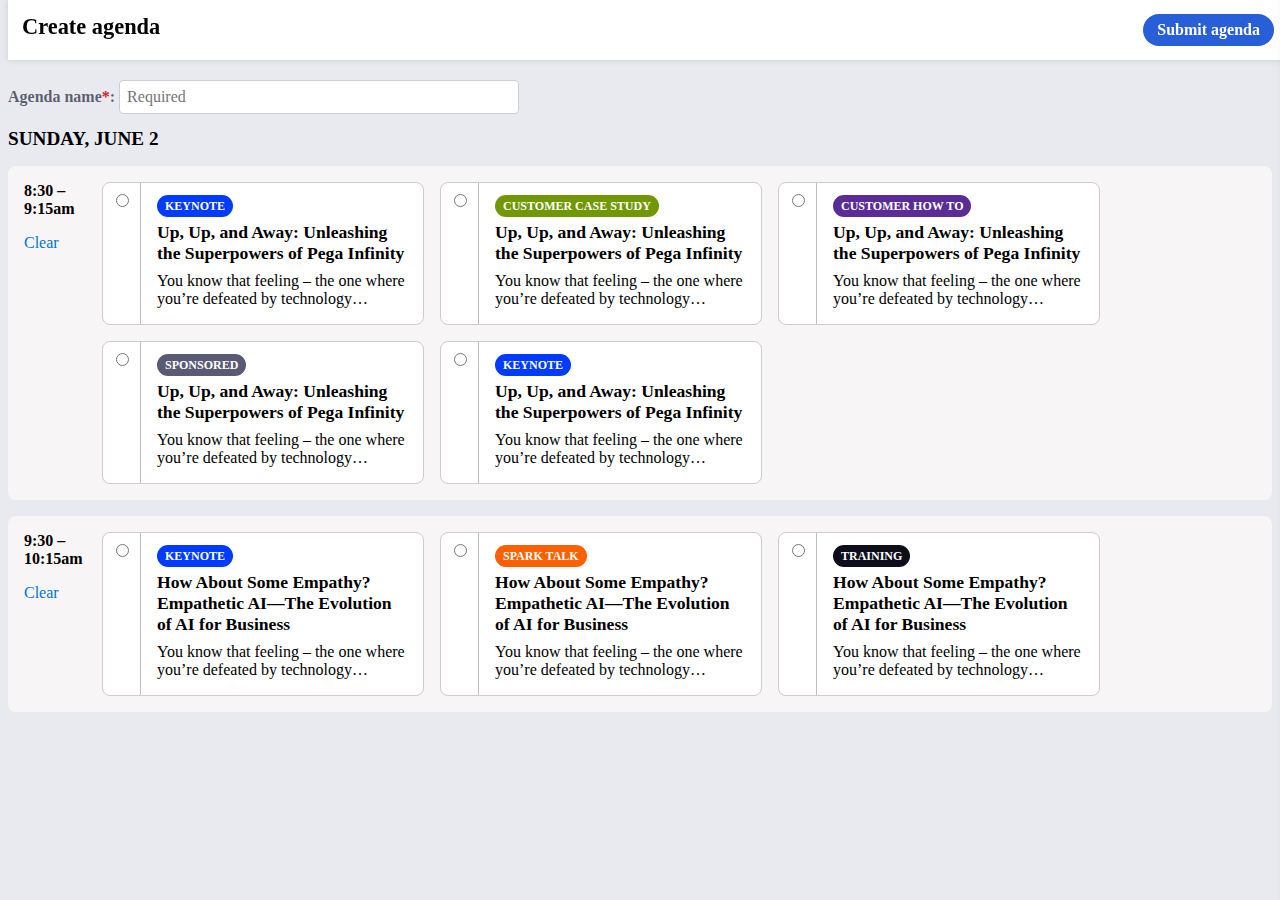
<file: templates/index2.html>
<html>
	<head>
		<script src="https://ajax.googleapis.com/ajax/libs/jquery/3.4.0/jquery.min.js"></script>
		<link rel="stylesheet" href="../static/css/main.css">
		
		<script>
			
			
			
			$(function() {
				$('.session-radio').click(function () {
					/*
					var radioGroupName = $(this).attr('name');
					console.log(radioGroupName);
					*/
					$(this).children('input').prop('checked', true);
					$('input:not(:checked)').parent().removeClass("radio-selected");
					$('input:checked').parent().addClass("radio-selected");
				});
				
				$('.session-content').click(function(){
					$('.peek-panel').animate({right:'0px'},250);
				});
				
				$('.peek-panel').click(function(){
					$(this).animate({right:'-336px'},200);
				})
				
				$('.clear-selection').click(function(){	
					var radioGroupName = $(this).attr('name');
					$('input[name=' + radioGroupName + ']').prop('checked',false);
					$('input:not(:checked)').parent().removeClass("radio-selected");
				})

			});
			
			
			
			
			
		</script>
	</head>
	<body>
		<div id="header">
			<h1>Create agenda</h1>
			<span class="primary-button">Submit agenda</span>
		</div>
		
		<div class="agenda-name">
			Agenda name<span>*</span>: <input type="text" placeholder="Required" style="width:400px">
		</div>
		
		<span class="agenda-day">
			Sunday, June 2
		</span>
		
		<div class="time-slot-container">
			<div class="time-display">
				8:30 &ndash; 9:15am
				<div class="clear-selection" name="session1">Clear</div>
			</div>
			
			<div class="flex-container">
				<div class="session-card flex-container-nw">
					
					<div class="session-radio">
							<input type="radio" name="session1"/>
					</div>

					<div class="session-content">
						<span class="session-type keynote"></span>
						<span class="title">
							Up, Up, and Away: Unleashing the Superpowers of Pega Infinity
						</span>
						<span class="description">
							You know that feeling &ndash; the one where you’re defeated by technology&hellip;
						</span>
					</div>
				</div>

				<div class="session-card flex-container-nw">
					<div class="session-radio">
						<input type="radio" name="session1"/>
					</div>

					<div class="session-content">
						<span class="session-type customercasestudy"></span>
						<span class="title">
							Up, Up, and Away: Unleashing the Superpowers of Pega Infinity
						</span>
						<span class="description">
							You know that feeling &ndash; the one where you’re defeated by technology&hellip;
						</span>
					</div>
				</div>

				<div class="session-card flex-container-nw">
					<div class="session-radio">
						<input type="radio" name="session1"/>
					</div>

					<div class="session-content">
						<span class="session-type customerhowto"></span>
						<span class="title">
							Up, Up, and Away: Unleashing the Superpowers of Pega Infinity
						</span>
						<span class="description">
							You know that feeling &ndash; the one where you’re defeated by technology&hellip;
						</span>
					</div>
				</div>

				<div class="session-card flex-container-nw">
					<div class="session-radio">
						<input type="radio" name="session1"/>
					</div>

					<div class="session-content">
						<span class="session-type sponsored"></span>
						<span class="title">
							Up, Up, and Away: Unleashing the Superpowers of Pega Infinity
						</span>
						<span class="description">
							You know that feeling &ndash; the one where you’re defeated by technology&hellip;
						</span>
					</div>
				</div>

				<div class="session-card flex-container-nw">
					<div class="session-radio">
						<input type="radio" name="session1"/>
					</div>

					<div class="session-content">
						<span class="session-type keynote"></span>
						<span class="title">
							Up, Up, and Away: Unleashing the Superpowers of Pega Infinity
						</span>
						<span class="description">
							You know that feeling &ndash; the one where you’re defeated by technology&hellip;
						</span>
					</div>
				</div>
			</div>
		</div>
						
<!-- SECOND TIME SLOT -->		
		<div class="time-slot-container">
			<div class="time-display">
				9:30 &ndash; 10:15am
				<div class="clear-selection" name="session2">Clear</div>
			</div>
			
			<div class="flex-container">
				<div class="session-card flex-container-nw">
					
					<div class="session-radio">
							<input type="radio" name="session2"/>
					</div>

					<div class="session-content">
						<span class="session-type keynote"></span>
						<span class="title">
							How About Some Empathy? Empathetic AI—The Evolution of AI for Business
						</span>
						<span class="description">
							You know that feeling &ndash; the one where you’re defeated by technology&hellip;
						</span>
					</div>
				</div>

				<div class="session-card flex-container-nw">
					<div class="session-radio">
						<input type="radio" name="session2"/>
					</div>

					<div class="session-content">
						<span class="session-type sparktalk"></span>
						<span class="title">
							How About Some Empathy? Empathetic AI—The Evolution of AI for Business
						</span>
						<span class="description">
							You know that feeling &ndash; the one where you’re defeated by technology&hellip;
						</span>
					</div>
				</div>

				<div class="session-card flex-container-nw">
					<div class="session-radio">
						<input type="radio" name="session2"/>
					</div>

					<div class="session-content">
						<span class="session-type training"></span>
						<span class="title">
							How About Some Empathy? Empathetic AI—The Evolution of AI for Business
						</span>
						<span class="description">
							You know that feeling &ndash; the one where you’re defeated by technology&hellip;
						</span>
					</div>
				</div>
			</div>
		</div>
		
		<div class="peek-panel">
			Sidebar here<br/>
			Click to close
		</div>

	</body>
</html>
</file>
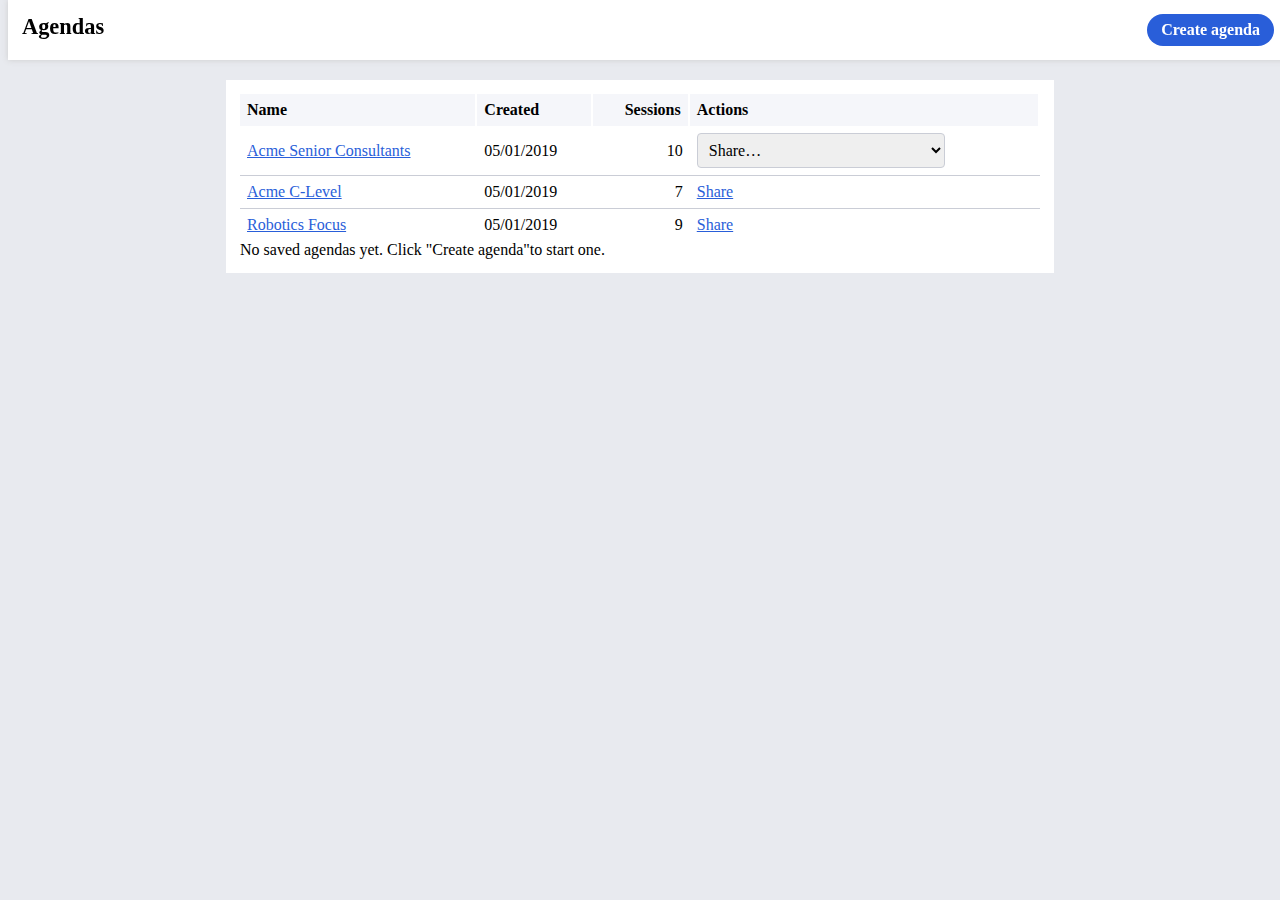
<file: templates/list.html>
<html>
	<head>
		<script src="https://ajax.googleapis.com/ajax/libs/jquery/3.4.0/jquery.min.js"></script>
		<link rel="stylesheet" href="../static/css/main.css">
	</head>
	<body>
		<div id="header">
			<h1>Agendas</h1>
			<span class="primary-button">Create agenda</span>
		</div>
		
		<div class="list-table">
			<table cellspacing="0">
				<thead>
					<th>Name</th>
					<th>Created</th>
					<th>Sessions</th>
					<th>Actions</th>
				</thead>
				<tbody>
					<tr>
						<td><a href="#">Acme Senior Consultants</a></td>
						<td>05/01/2019</td>
						<td>10</td>
						<td>
							<select>
								<option>Share…</option>
								<option>Download calendar invites (ICS)</option>
								<option>Copy permalink</option>
								<option>Print (PDF)</option>
							</select>
						</td>
					</tr>
					<tr>
						<td><a href="#">Acme C-Level</a></td>
						<td>05/01/2019</td>
						<td>7</td>
						<td><a href="#">Share</a></td>
					</tr>
					<tr>
						<td><a href="#">Robotics Focus</a></td>
						<td>05/01/2019</td>
						<td>9</td>
						<td><a href="#">Share</a></td>
					</tr>
				</tbody>
			</table>
			
			No saved agendas yet. Click &quot;Create agenda&quot;to start one.
			
		</div>

	</body>
</html>
</file>
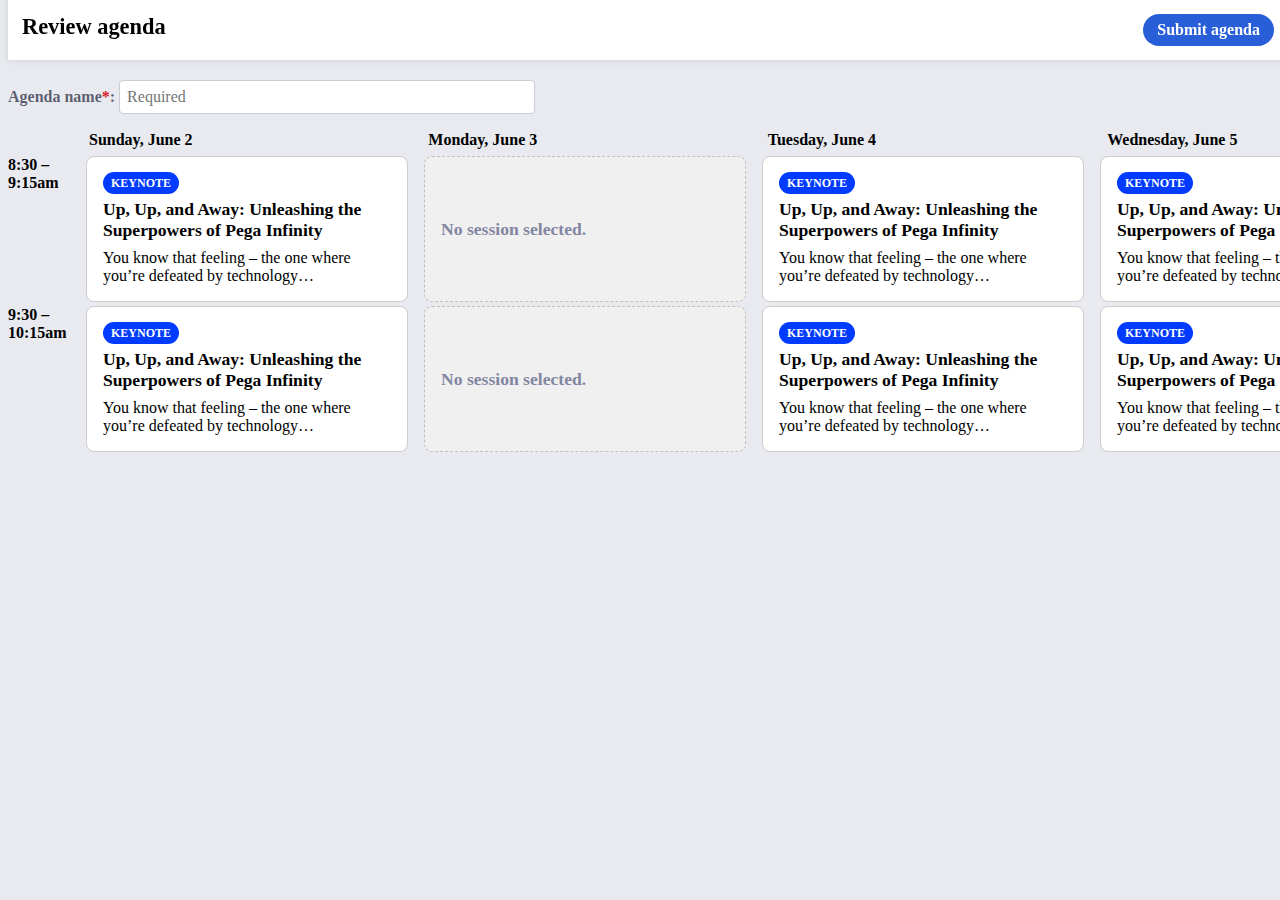
<file: templates/review.html>
<!doctype html>
<html>
<head>
	<meta charset="UTF-8">
	<script src="https://ajax.googleapis.com/ajax/libs/jquery/3.4.0/jquery.min.js"></script>
	<link rel="stylesheet" href="../static/css/main.css">
<title>Untitled Document</title>
</head>
<body>
	<div id="header">
		<h1>Review agenda</h1>
		<span class="primary-button">Submit agenda</span>
	</div>
	
	<div class="agenda-name">
		Agenda name<span>*</span>: <input type="text" placeholder="Required" style="width:400px">
	</div>
	
	<table style="margin-left:78px;width:1360px;font-weight:700">
		<tr>
			<td style="width:340px">Sunday, June 2</td>
			<td style="width:340px">Monday, June 3</td>
			<td style="width:340px">Tuesday, June 4</td>
			<td style="width:340px">Wednesday, June 5</td>
		</tr>
	</table>
	
	<div class="time-slot-container review">
		<div class="time-display">
			8:30 &ndash; 9:15am
		</div>

		<div class="flex-container">
			<div class="session-card flex-container-nw">
				<div class="session-content">
					<span class="session-type keynote"></span>
					<span class="title">
						Up, Up, and Away: Unleashing the Superpowers of Pega Infinity
					</span>
					<span class="description">
						You know that feeling &ndash; the one where you’re defeated by technology&hellip;
					</span>
				</div>
			</div>
			
			<div class="session-card flex-container-nw empty-session">
				<div class="session-content">
					
					<span class="title">
						No session selected.
					</span>
				</div>
			</div>
			
			<div class="session-card flex-container-nw">
				<div class="session-content">
					<span class="session-type keynote"></span>
					<span class="title">
						Up, Up, and Away: Unleashing the Superpowers of Pega Infinity
					</span>
					<span class="description">
						You know that feeling &ndash; the one where you’re defeated by technology&hellip;
					</span>
				</div>
			</div>
			
			<div class="session-card flex-container-nw">
				<div class="session-content">
					<span class="session-type keynote"></span>
					<span class="title">
						Up, Up, and Away: Unleashing the Superpowers of Pega Infinity
					</span>
					<span class="description">
						You know that feeling &ndash; the one where you’re defeated by technology&hellip;
					</span>
				</div>
			</div>
			
		</div>
	</div>
	
	<div class="time-slot-container review">
		<div class="time-display">
			9:30 &ndash; 10:15am
		</div>

		<div class="flex-container">
			<div class="session-card flex-container-nw">
				<div class="session-content">
					<span class="session-type keynote"></span>
					<span class="title">
						Up, Up, and Away: Unleashing the Superpowers of Pega Infinity
					</span>
					<span class="description">
						You know that feeling &ndash; the one where you’re defeated by technology&hellip;
					</span>
				</div>
			</div>
			
			<div class="session-card flex-container-nw empty-session">
				<div class="session-content">
					
					<span class="title">
						No session selected.
					</span>
				</div>
			</div>
			
			<div class="session-card flex-container-nw">
				<div class="session-content">
					<span class="session-type keynote"></span>
					<span class="title">
						Up, Up, and Away: Unleashing the Superpowers of Pega Infinity
					</span>
					<span class="description">
						You know that feeling &ndash; the one where you’re defeated by technology&hellip;
					</span>
				</div>
			</div>
			
			<div class="session-card flex-container-nw">
				<div class="session-content">
					<span class="session-type keynote"></span>
					<span class="title">
						Up, Up, and Away: Unleashing the Superpowers of Pega Infinity
					</span>
					<span class="description">
						You know that feeling &ndash; the one where you’re defeated by technology&hellip;
					</span>
				</div>
			</div>
			
		</div>
	</div>
	
</body>
</html>
</file>
<file: static/css/main.css>
@charset "UTF-8";
/* CSS Document */

html{font: 16px 'open sans', sans serif;background-color:#E8EAEF;margin: 0px}
a{color: #295ED9}
body {margin-top: 80px}
h1{font-size:1.4em;margin:0;padding:0}
input, select, textarea {font: 16px 'open sans', sans serif;border: 1px #CACDD6 solid;border-radius:4px;padding: 7px}

#header	{
	position:fixed;top: 0; width:100%;box-sizing:border-box;padding:14px;background-color:#FFFFFF;box-shadow: 0px 0px 6px #CCC;display:flex;justify-content:space-between;
}
.primary-button{
	background-color: #295ED9;
	padding: 7px 14px;
	border-radius:16px;
	color: #FFFFFF;
	font-weight: 700;
	cursor: pointer;
}

.primary-button:hover{
	background-color: #113DA6;
	box-shadow: 0px 3px 3px #CCCCCC;
	
}

.agenda-name {
	margin-bottom: 14px;
	font-weight: 700;
	color: rgba(16,19,46,0.66);
}
	.agenda-name span {
		color: #D91C29;
	}

.agenda-day	{
	font-size: 1.2em;
	font-weight: 600;
	text-transform: uppercase;
		
}
.time-slot-container {
	background-color:#F7F5F5;
	margin: 16px 0px;
	padding: 16px;
	padding-bottom: 0px;
	border-radius: 8px;
}

	.time-slot-container.review {
		min-width:1500px;
		background-color:transparent;
		margin: 0px;
		padding: 4px 0px 0px 0px;
		
	}

.time-slot-container.review .session-card {
	margin-bottom: 0px;
	padding-top: 0px;
	}

.time-display	{
	float:left;
	margin-right: 8px;
	font-weight: 600;
	max-width: 70px;
}

.flex-container {
    display: -ms-flexbox;
    display: -webkit-flex;
    display: flex;
    -webkit-flex-direction: row;
    -ms-flex-direction: row;
    flex-direction: row;
    -webkit-flex-wrap: wrap;
    -ms-flex-wrap: wrap;
    flex-wrap: wrap;
    -webkit-justify-content: flex-start;
    -ms-flex-pack: start;
    justify-content: flex-start;
    -webkit-align-content: stretch;
    -ms-flex-line-pack: stretch;
    align-content: stretch;
    }

.flex-container-nw {
    display: -ms-flexbox;
    display: -webkit-flex;
    display: flex;
    -webkit-flex-direction: row;
    -ms-flex-direction: row;
    flex-direction: row;
    -webkit-flex-wrap: nowrap;
    -ms-flex-wrap: nowrap;
    flex-wrap: nowrap;
    -webkit-justify-content: flex-start;
    -ms-flex-pack: start;
    justify-content: flex-start;
    -webkit-align-content: stretch;
    -ms-flex-line-pack: stretch;
    align-content: stretch;
	align-items: center;
    }

.session-card.empty-session {
	background-color:#F0F0F0;
	border:1px #C3BEBE dashed;
}

.session-card.empty-session .title {
	color: #8386A1;
}

.session-card	{
	width: 320px;
	margin-right:16px;
	margin-bottom:16px;
	border: 1px #CCC solid;
	background-color: #FFFFFF;
	border-radius: 8px;
	
}

	.session-card span {
		display:block;
	}

	.session-card input[type='radio'] {
		float:left;
}

.session-content {
	padding: 16px;
}

.session-type:before {
	font-size: 0.75em;
	font-weight: 600;
	color: #FFF;
	padding: 4px 8px;
	border-radius: 12px;
	text-transform: uppercase;
}
.session-type.customercasestudy:before {
	content: "Customer Case Study";
	background-color: #719803; 
}

.session-type.customerhowto:before {
	content: "Customer How To";
	background-color: #592C98; 
}

.session-type.developerday:before {
	content: "Developer Day";
	background-color: #E10B81; 
}

.session-type.keynote:before {
	content: "Keynote";
	background-color: #003BFF; 
}

.session-type.ndustrynetworkingreceptions:before {
	content: "Industry Networking Receptions";
	background-color: #006624;
}

.session-type.meals:before {
	content: "Meals";
	background-color: #732800; 
}

.session-type.meetup:before {
	content: "Meet Up";
	background-color: #113DA6; 
}

.session-type.productspotlight:before {
	content: "Product Spotlight";
	background-color: #20AA50; 
}

.session-type.reception:before {
	content: "Reception";
	background-color: #7CBFBF; 
}

.session-type.sparktalk:before {
	content: "Spark TalK";
	background-color: #FD6000; 
}

.session-type.sponsored:before {
	content: "Sponsored";
	background-color: #585B73; 
}

.session-type.training:before {
	content: "Training";
	background-color: #0D0E1A; 
}

.session-card .title	{
	font-size: 1.1em;
	font-weight: 700;
	margin-top: 8px;
	margin-bottom: 8px;
}

.session-radio {
	align-self:stretch;
	padding: 8px;
	border-right: 1px #C3BEBE solid;
	border-radius: 8px 0px 0px 8px;
	cursor: pointer;

}

	.radio-selected{
		background-color: rgba(25,175,25,0.40);
		border-color:rgba(25,175,25,1.00);
	}


.peek-panel	{
	position:absolute;
	top: 0px;
	box-sizing: border-box;
	right:-336px;
	height: 100%;
	background-color: #FFFFFF;
	width: 320px;
	padding: 16px;
	box-shadow: 0px 0px 16px #333;
}

.clear-selection {
	color: #0076D0;
	margin-top: 16px;
	font-weight: 400;
	cursor: pointer;
}

.clear-selection:hover {
	text-decoration: underline;
}

/* LIST */

.list-table {
	width:800px;
	margin: 14px auto;
	background-color: #FFFFFF;
	padding: 14px;
}

.list-table table{
	width: 100%;
}

.list-table table th {
	text-align: left;
	margin: 0px;
	padding: 7px;
	background-color: #F5F6FA;
	border-right: 2px #FFFFFF solid;
}

.list-table table td {
	padding: 7px;
	border-bottom: 1px #CACDD6 solid;	
}

.list-table table th:nth-child(3), .list-table table td:nth-child(3){
	text-align: right;
}

.list-table table tr:last-child td {
	border-bottom: 0px;
}
</file>
